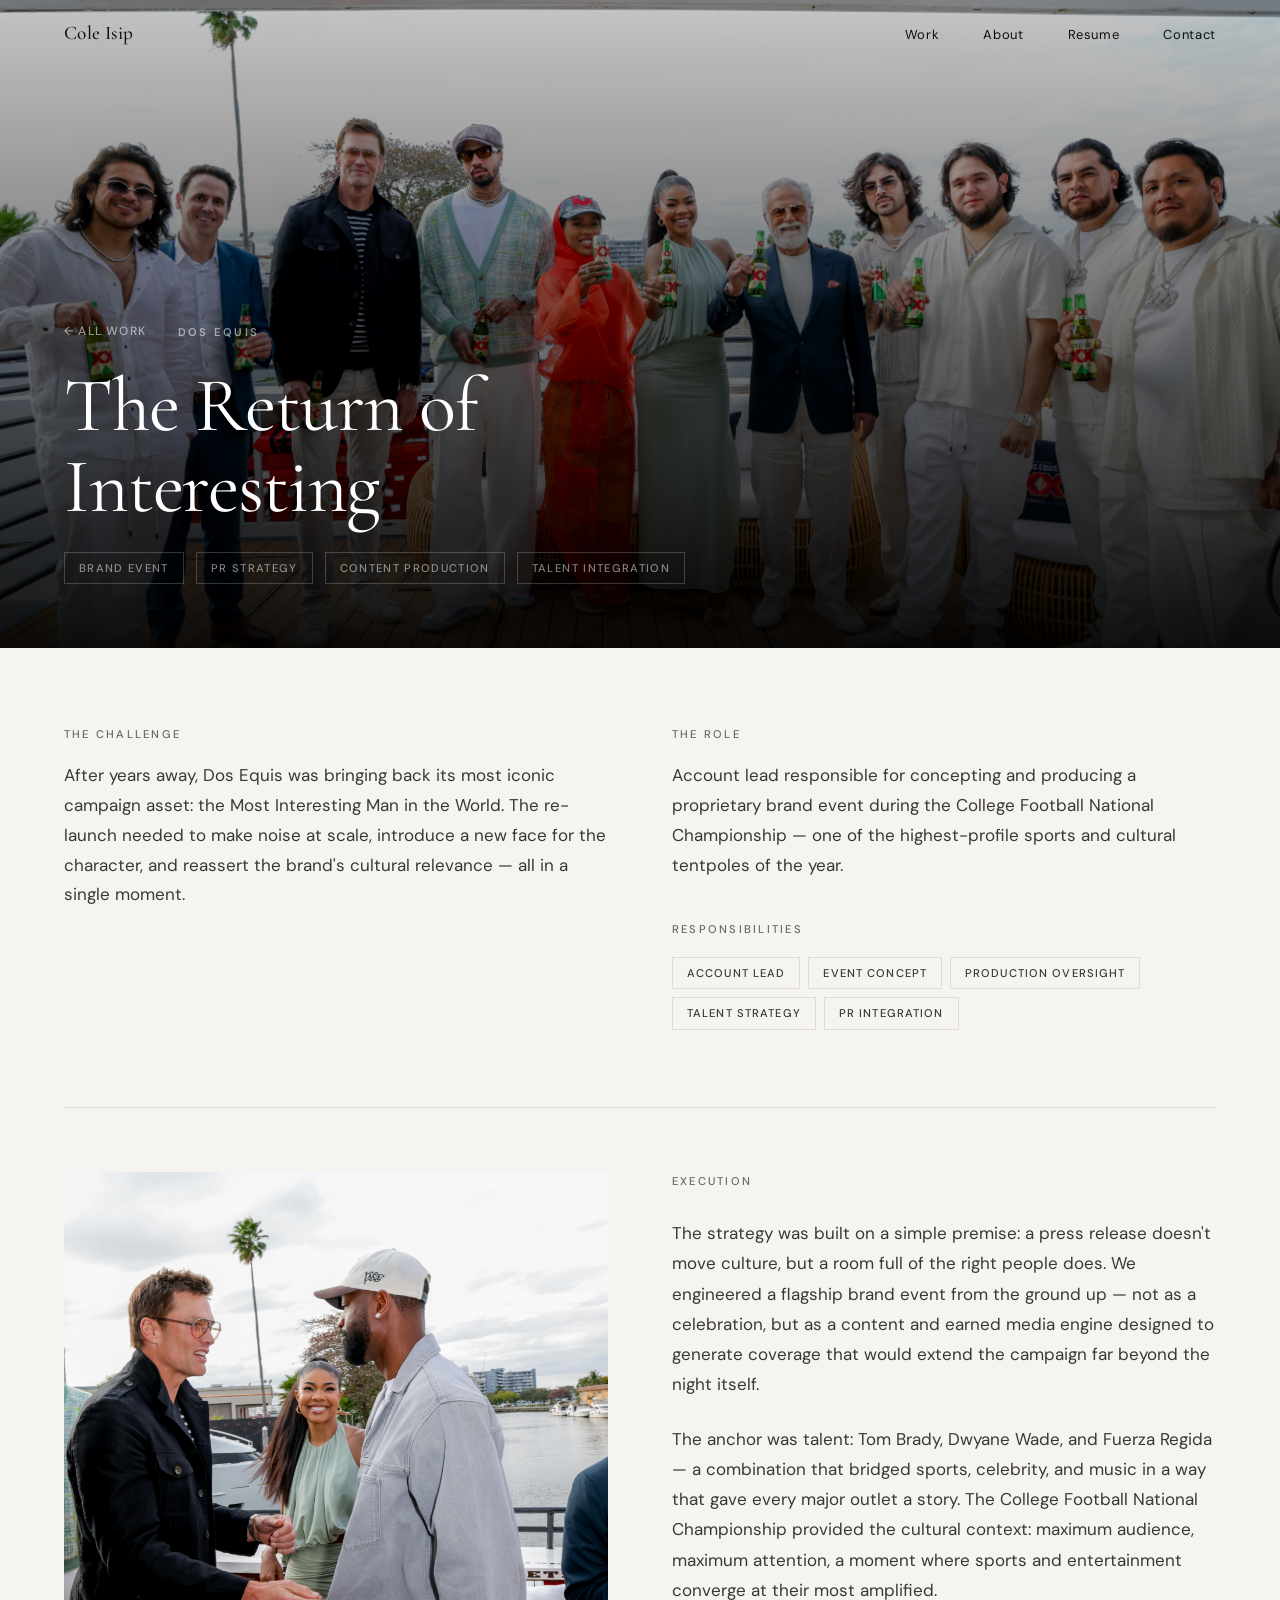
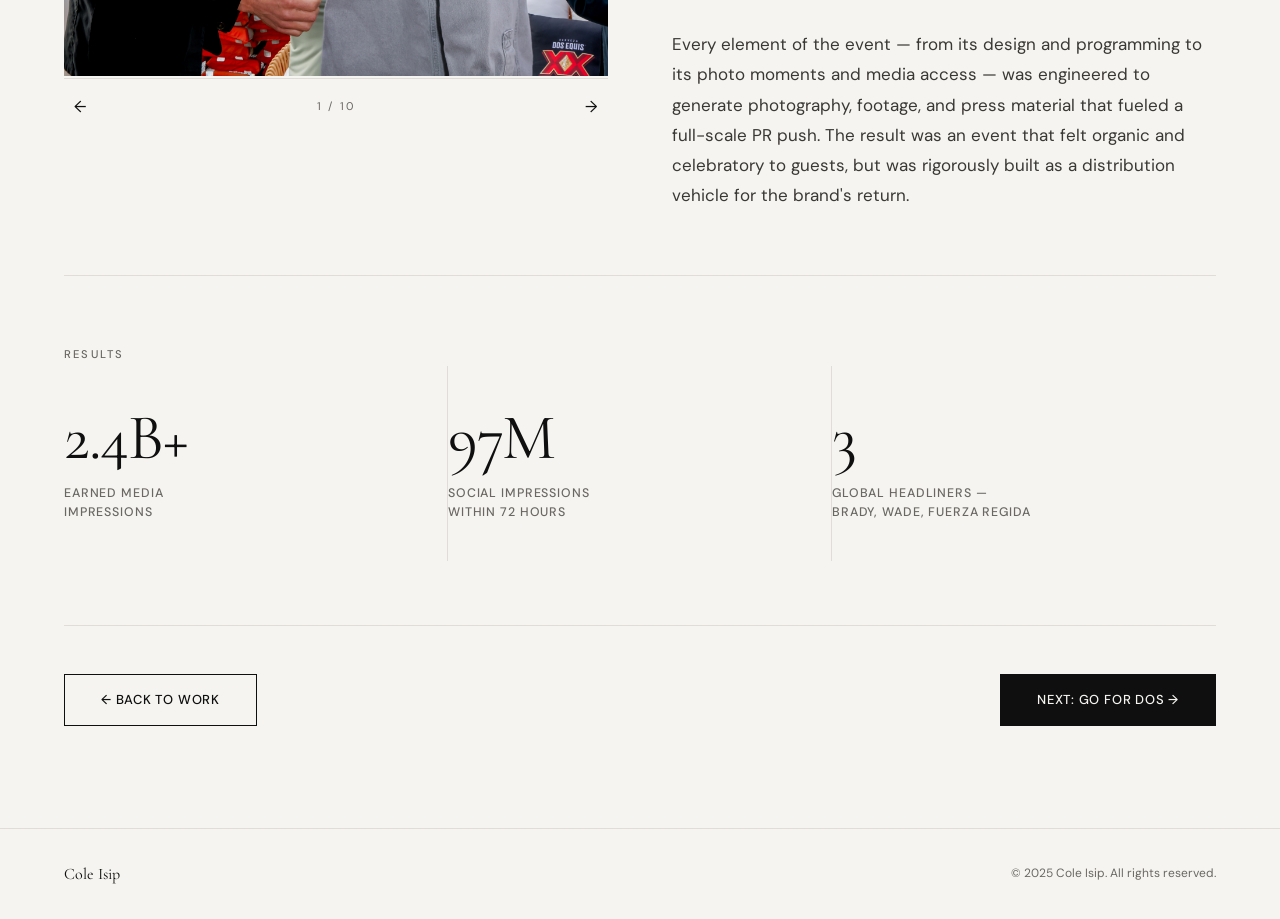
<file: work/most-interesting-man.html>
<!DOCTYPE html>
<html lang="en">
<head>
  <meta charset="UTF-8">
  <meta name="viewport" content="width=device-width, initial-scale=1.0">
  <title>The Return of Interesting — Cole Isip</title>
  <meta name="description" content="Dos Equis Most Interesting Man re-launch: 2.4B+ earned media impressions from a single brand event.">
  <link rel="preconnect" href="https://fonts.googleapis.com">
  <link rel="preconnect" href="https://fonts.gstatic.com" crossorigin>
  <link href="https://fonts.googleapis.com/css2?family=Cormorant+Garamond:ital,wght@0,300;0,400;0,500;0,600;1,300;1,400;1,500&family=DM+Sans:ital,opsz,wght@0,9..40,300;0,9..40,400;0,9..40,500;0,9..40,600;1,9..40,300;1,9..40,400&display=swap" rel="stylesheet">
  <link rel="stylesheet" href="../css/styles.css">
  <link rel="stylesheet" href="../css/case-study.css">
</head>
<body>

  <!-- NAV -->
  <nav class="nav is-scrolled" id="nav">
    <div class="nav-inner">
      <a href="../index.html" class="nav-logo">Cole Isip</a>
      <ul class="nav-links">
        <li><a href="../index.html#work" class="nav-link">Work</a></li>
        <li><a href="../index.html#about" class="nav-link">About</a></li>
        <li><a href="../index.html#resume" class="nav-link">Resume</a></li>
        <li><a href="../index.html#contact" class="nav-link">Contact</a></li>
      </ul>
      <button class="nav-toggle" id="nav-toggle" aria-label="Toggle menu" aria-expanded="false">
        <span class="nav-toggle-bar"></span>
        <span class="nav-toggle-bar"></span>
      </button>
    </div>
  </nav>

  <!-- MOBILE NAV -->
  <div class="nav-mobile" id="nav-mobile" aria-hidden="true">
    <ul class="nav-mobile-links">
      <li><a href="../index.html#work" class="nav-mobile-link">Work</a></li>
      <li><a href="../index.html#about" class="nav-mobile-link">About</a></li>
      <li><a href="../index.html#resume" class="nav-mobile-link">Resume</a></li>
      <li><a href="../index.html#contact" class="nav-mobile-link">Contact</a></li>
    </ul>
  </div>

  <!-- HERO -->
  <div class="csp-hero">
    <div class="csp-hero-image" style="background: url('../images/mim_sailgate_cover.jpg') center/cover no-repeat;"></div>
    <div class="csp-hero-overlay">
      <div class="csp-hero-content">
        <div class="csp-hero-top">
          <a href="../index.html#work" class="csp-back">← All Work</a>
          <span class="csp-hero-brand">Dos Equis</span>
        </div>
        <h1 class="csp-hero-title">The Return of Interesting</h1>
        <div class="csp-hero-tags">
          <span>Brand Event</span>
          <span>PR Strategy</span>
          <span>Content Production</span>
          <span>Talent Integration</span>
        </div>
      </div>
    </div>
  </div>

  <!-- BODY -->
  <div class="csp-body">

    <!-- Intro -->
    <div class="csp-intro">
      <div class="csp-intro-block">
        <span class="csp-intro-label">The Challenge</span>
        <p class="csp-intro-text">After years away, Dos Equis was bringing back its most iconic campaign asset: the Most Interesting Man in the World. The re-launch needed to make noise at scale, introduce a new face for the character, and reassert the brand's cultural relevance — all in a single moment.</p>
      </div>
      <div class="csp-role-block">
        <div class="csp-intro-block">
          <span class="csp-intro-label">The Role</span>
          <p class="csp-intro-text">Account lead responsible for concepting and producing a proprietary brand event during the College Football National Championship — one of the highest-profile sports and cultural tentpoles of the year.</p>
        </div>
        <div>
          <span class="csp-intro-label">Responsibilities</span>
          <div class="csp-tags">
            <span>Account Lead</span>
            <span>Event Concept</span>
            <span>Production Oversight</span>
            <span>Talent Strategy</span>
            <span>PR Integration</span>
          </div>
        </div>
      </div>
    </div>

    <!-- Execution -->
    <div class="csp-execution">

      <!-- Left: Photo carousel -->
      <div class="csp-carousel" role="region" aria-label="The Return of Interesting campaign photography" tabindex="0">
        <div class="csp-carousel-viewport">
          <div class="csp-carousel-track">
            <img src="../images/mim_carousel_0.jpg" alt="The Return of Interesting — photo 1 of 10" class="csp-carousel-slide">
            <img src="../images/mim_carousel_1.jpg" alt="The Return of Interesting — photo 2 of 10" class="csp-carousel-slide">
            <img src="../images/mim_carousel_2.jpg" alt="The Return of Interesting — photo 3 of 10" class="csp-carousel-slide">
            <img src="../images/mim_carousel_3.jpg" alt="The Return of Interesting — photo 4 of 10" class="csp-carousel-slide">
            <img src="../images/mim_carousel_4.jpg" alt="The Return of Interesting — photo 5 of 10" class="csp-carousel-slide">
            <img src="../images/mim_carousel_5.jpg" alt="The Return of Interesting — photo 6 of 10" class="csp-carousel-slide">
            <img src="../images/mim_carousel_6.jpg" alt="The Return of Interesting — photo 7 of 10" class="csp-carousel-slide">
            <img src="../images/mim_carousel_7.jpg" alt="The Return of Interesting — photo 8 of 10" class="csp-carousel-slide">
            <img src="../images/mim_carousel_8.jpg" alt="The Return of Interesting — photo 9 of 10" class="csp-carousel-slide">
            <img src="../images/mim_carousel_final.jpg" alt="The Return of Interesting — photo 10 of 10" class="csp-carousel-slide">
          </div>
        </div>
        <div class="csp-carousel-controls">
          <button class="csp-carousel-btn csp-carousel-prev" aria-label="Previous photo">←</button>
          <span class="csp-carousel-counter">
            <span class="csp-carousel-current">1</span> / <span class="csp-carousel-total">10</span>
          </span>
          <button class="csp-carousel-btn csp-carousel-next" aria-label="Next photo">→</button>
        </div>
      </div>

      <!-- Right: Label + copy stacked -->
      <div class="csp-execution-right">
        <span class="csp-execution-label">Execution</span>
        <div class="csp-execution-body">
          <p>The strategy was built on a simple premise: a press release doesn't move culture, but a room full of the right people does. We engineered a flagship brand event from the ground up — not as a celebration, but as a content and earned media engine designed to generate coverage that would extend the campaign far beyond the night itself.</p>
          <p>The anchor was talent: Tom Brady, Dwyane Wade, and Fuerza Regida — a combination that bridged sports, celebrity, and music in a way that gave every major outlet a story. The College Football National Championship provided the cultural context: maximum audience, maximum attention, a moment where sports and entertainment converge at their most amplified.</p>
          <p>Every element of the event — from its design and programming to its photo moments and media access — was engineered to generate photography, footage, and press material that fueled a full-scale PR push. The result was an event that felt organic and celebratory to guests, but was rigorously built as a distribution vehicle for the brand's return.</p>
        </div>
      </div>

    </div>

    <!-- Results -->
    <div class="csp-results">
      <span class="csp-results-label">Results</span>
      <div class="csp-stats">
        <div class="csp-stat">
          <span class="csp-stat-value">2.4B+</span>
          <span class="csp-stat-label">Earned Media<br>Impressions</span>
        </div>
        <div class="csp-stat">
          <span class="csp-stat-value">97M</span>
          <span class="csp-stat-label">Social Impressions<br>Within 72 Hours</span>
        </div>
        <div class="csp-stat">
          <span class="csp-stat-value">3</span>
          <span class="csp-stat-label">Global Headliners —<br>Brady, Wade, Fuerza Regida</span>
        </div>
      </div>
    </div>

    <!-- Navigation -->
    <div class="csp-nav">
      <a href="../index.html#work" class="btn btn-outline">← Back to Work</a>
      <a href="go-for-dos.html" class="btn">Next: Go For Dos →</a>
    </div>
  </div>

  <!-- FOOTER -->
  <footer class="footer">
    <div class="footer-inner">
      <p class="footer-name">Cole Isip</p>
      <p class="footer-copy">&copy; 2025 Cole Isip. All rights reserved.</p>
    </div>
  </footer>

  <script src="../js/main.js"></script>
</body>
</html>
</file>
<file: css/styles.css>
/* =========================================
   VARIABLES & RESET
   ========================================= */

:root {
  --bg:           #F5F4F0;
  --white:        #FFFFFF;
  --text:         #0F0F0F;
  --text-mid:     #3A3835;
  --text-muted:   #6B6864;
  --accent:       #C85A2A;
  --border:       #E0DDD8;
  --border-dark:  #C8C3BE;

  --font-display: 'Cormorant Garamond', Georgia, 'Times New Roman', serif;
  --font-body:    'DM Sans', -apple-system, BlinkMacSystemFont, 'Segoe UI', sans-serif;

  --nav-height:   68px;
  --max-width:    1280px;
  --gutter:       clamp(1.5rem, 5vw, 4.5rem);
}

*, *::before, *::after {
  box-sizing: border-box;
  margin: 0;
  padding: 0;
}

html {
  scroll-behavior: smooth;
}

body {
  background-color: var(--bg);
  color: var(--text);
  font-family: var(--font-body);
  font-size: 1rem;
  line-height: 1.65;
  -webkit-font-smoothing: antialiased;
  -moz-osx-font-smoothing: grayscale;
}

img {
  display: block;
  max-width: 100%;
}

a {
  color: inherit;
  text-decoration: none;
}

ul { list-style: none; }

button {
  background: none;
  border: none;
  cursor: pointer;
  font: inherit;
  color: inherit;
}

/* =========================================
   SHARED TYPOGRAPHY
   ========================================= */

.section-label {
  display: inline-block;
  font-family: var(--font-body);
  font-size: 0.7rem;
  font-weight: 500;
  letter-spacing: 0.2em;
  text-transform: uppercase;
  color: var(--text-muted);
  margin-bottom: 1.25rem;
}

.section-title {
  font-family: var(--font-display);
  font-size: clamp(2rem, 4vw, 3.25rem);
  font-weight: 400;
  line-height: 1.15;
}

/* =========================================
   BUTTON
   ========================================= */

.btn {
  display: inline-flex;
  align-items: center;
  gap: 0.5rem;
  padding: 0.875rem 2.25rem;
  background-color: var(--text);
  color: var(--bg);
  font-family: var(--font-body);
  font-size: 0.8125rem;
  font-weight: 500;
  letter-spacing: 0.06em;
  text-transform: uppercase;
  border: 1.5px solid var(--text);
  transition: background-color 0.25s ease, color 0.25s ease;
  cursor: pointer;
}

.btn:hover {
  background-color: transparent;
  color: var(--text);
}

.btn-outline {
  background-color: transparent;
  color: var(--text);
}

.btn-outline:hover {
  background-color: var(--text);
  color: var(--bg);
}

/* =========================================
   NAVIGATION
   ========================================= */

.nav {
  position: fixed;
  top: 0;
  left: 0;
  right: 0;
  z-index: 100;
  height: var(--nav-height);
  transition: background-color 0.35s ease, box-shadow 0.35s ease;
}

.nav.is-scrolled {
  background-color: rgba(245, 244, 240, 0.96);
  backdrop-filter: blur(10px);
  -webkit-backdrop-filter: blur(10px);
  box-shadow: 0 1px 0 var(--border);
}

.nav-inner {
  max-width: var(--max-width);
  margin: 0 auto;
  padding: 0 var(--gutter);
  height: 100%;
  display: flex;
  align-items: center;
  justify-content: space-between;
}

.nav-logo {
  font-family: var(--font-display);
  font-size: 1.2rem;
  font-weight: 500;
  letter-spacing: 0.02em;
  color: var(--text);
  line-height: 1;
}

.nav-links {
  display: flex;
  align-items: center;
  gap: 2.75rem;
}

.nav-link {
  font-size: 0.8125rem;
  font-weight: 400;
  letter-spacing: 0.05em;
  color: var(--text);
  position: relative;
  padding-bottom: 3px;
}

.nav-link::after {
  content: '';
  position: absolute;
  bottom: 0;
  left: 0;
  right: 0;
  height: 1px;
  background-color: var(--text);
  transform: scaleX(0);
  transform-origin: right;
  transition: transform 0.3s ease;
}

.nav-link:hover::after {
  transform: scaleX(1);
  transform-origin: left;
}

.nav-toggle {
  display: none;
  flex-direction: column;
  gap: 6px;
  padding: 6px;
  margin-right: -6px;
}

.nav-toggle-bar {
  display: block;
  width: 24px;
  height: 1.5px;
  background-color: var(--text);
  transition: transform 0.3s ease, opacity 0.3s ease;
  transform-origin: center;
}

/* Mobile nav overlay */
.nav-mobile {
  position: fixed;
  inset: 0;
  z-index: 99;
  background-color: var(--bg);
  display: flex;
  flex-direction: column;
  align-items: center;
  justify-content: center;
  opacity: 0;
  pointer-events: none;
  transition: opacity 0.35s ease;
}

.nav-mobile.is-open {
  opacity: 1;
  pointer-events: auto;
}

.nav-mobile-links {
  display: flex;
  flex-direction: column;
  align-items: center;
  gap: 2.25rem;
}

.nav-mobile-link {
  font-family: var(--font-display);
  font-size: clamp(2.5rem, 10vw, 4rem);
  font-weight: 400;
  color: var(--text);
  letter-spacing: -0.01em;
  transition: color 0.2s ease;
}

.nav-mobile-link:hover {
  color: var(--accent);
}

/* =========================================
   HERO
   ========================================= */

.hero {
  min-height: 100vh;
  padding-top: calc(var(--nav-height) + 3rem);
  padding-bottom: 6rem;
  padding-left: var(--gutter);
  padding-right: var(--gutter);
  max-width: var(--max-width);
  margin: 0 auto;
  display: flex;
  flex-direction: column;
  justify-content: center;
  position: relative;
}

.hero-eyebrow {
  font-size: 0.7rem;
  font-weight: 500;
  letter-spacing: 0.2em;
  text-transform: uppercase;
  color: var(--text-muted);
  margin-bottom: 2.25rem;
}

.hero-headline {
  font-family: var(--font-display);
  font-size: clamp(3.5rem, 8vw, 8rem);
  font-weight: 400;
  line-height: 1.06;
  letter-spacing: -0.015em;
  margin-bottom: 2.75rem;
  max-width: 14ch;
}

.hero-body {
  font-size: clamp(1rem, 1.5vw, 1.125rem);
  line-height: 1.75;
  max-width: 52ch;
  color: var(--text-mid);
  margin-bottom: 3rem;
}

.hero-scroll-indicator {
  position: absolute;
  bottom: 2.5rem;
  right: var(--gutter);
  display: flex;
  flex-direction: column;
  align-items: center;
  gap: 0.75rem;
}

.hero-scroll-indicator > span {
  font-size: 0.65rem;
  font-weight: 500;
  letter-spacing: 0.2em;
  text-transform: uppercase;
  color: var(--text-muted);
  writing-mode: vertical-rl;
}

.hero-scroll-line {
  width: 1px;
  height: 56px;
  background: linear-gradient(to bottom, var(--border-dark), transparent);
  animation: pulse-line 2.2s ease-in-out infinite;
}

@keyframes pulse-line {
  0%, 100% { opacity: 1; }
  50%       { opacity: 0.25; }
}

/* =========================================
   SECTION SHARED
   ========================================= */

.section {
  padding: clamp(4rem, 8vw, 8rem) var(--gutter);
  max-width: var(--max-width);
  margin: 0 auto;
}

/* =========================================
   WORK — CASE STUDY CARDS
   ========================================= */

.work-section {
  max-width: none;
  padding: 0;
}

.work-section .section-intro {
  max-width: var(--max-width);
  margin: 0 auto;
  padding: clamp(4rem, 8vw, 8rem) var(--gutter) 3rem;
}

/* Card base */
.cs-card {
  display: block;
  position: relative;
  overflow: hidden;
  margin-bottom: 3px;
  cursor: pointer;
}

.cs-card-image {
  width: 100%;
  transition: transform 0.7s cubic-bezier(0.25, 0.46, 0.45, 0.94);
  will-change: transform;
}

.cs-card--hero .cs-card-image   { height: clamp(420px, 62vh, 720px); }
.cs-card--wide .cs-card-image   { height: clamp(380px, 54vh, 640px); }
.cs-card:not(.cs-card--hero):not(.cs-card--wide) .cs-card-image { height: clamp(320px, 46vh, 580px); }

.cs-card:hover .cs-card-image {
  transform: scale(1.03);
}

.cs-card:hover .cs-card-cta {
  opacity: 1;
  transform: translateY(0);
}

.cs-card-content {
  position: absolute;
  bottom: 0;
  left: 0;
  right: 0;
  padding: 3rem 2.5rem 2.5rem;
  background: linear-gradient(to top,
    rgba(0,0,0,0.88) 0%,
    rgba(0,0,0,0.45) 55%,
    transparent 100%);
  color: #fff;
}

.cs-card-meta {
  display: flex;
  align-items: center;
  flex-wrap: wrap;
  gap: 1rem;
  margin-bottom: 0.875rem;
}

.cs-card-brand {
  font-size: 0.7rem;
  font-weight: 600;
  letter-spacing: 0.18em;
  text-transform: uppercase;
}

.cs-card-tag {
  font-size: 0.65rem;
  letter-spacing: 0.1em;
  text-transform: uppercase;
  color: rgba(255,255,255,0.5);
}

.cs-card-title {
  font-family: var(--font-display);
  font-size: clamp(1.75rem, 3.5vw, 3rem);
  font-weight: 400;
  line-height: 1.12;
  margin-bottom: 0.875rem;
}

.cs-card-stat {
  font-size: 0.8125rem;
  color: rgba(255,255,255,0.65);
  margin-bottom: 1.125rem;
}

.cs-card-cta {
  display: inline-flex;
  align-items: center;
  gap: 0.5rem;
  font-size: 0.75rem;
  font-weight: 500;
  letter-spacing: 0.12em;
  text-transform: uppercase;
  color: var(--accent);
  opacity: 0;
  transform: translateY(6px);
  transition: opacity 0.35s ease, transform 0.35s ease;
}

.cs-card-cta::after {
  content: '→';
  font-style: normal;
}

/* Two-column grid */
.cs-grid-two {
  display: grid;
  grid-template-columns: 1fr 1fr;
  gap: 3px;
  margin-bottom: 3px;
}

/* =========================================
   BONUS GALLERY
   ========================================= */

.gallery-section {
  padding: clamp(3.5rem, 6vw, 6rem) var(--gutter) clamp(4.5rem, 9vw, 9rem);
  max-width: var(--max-width);
  margin: 0 auto;
}

.gallery-header {
  margin-bottom: 2.5rem;
}

.gallery-title {
  font-family: var(--font-display);
  font-size: clamp(1.5rem, 3vw, 2.5rem);
  font-weight: 400;
  line-height: 1.2;
  margin-top: 0.5rem;
}

.gallery-grid {
  display: grid;
  grid-template-columns: 1fr 1fr 1fr;
  gap: 3px;
}

.gallery-image {
  width: 100%;
  height: clamp(220px, 32vh, 380px);
  transition: transform 0.5s cubic-bezier(0.25, 0.46, 0.45, 0.94);
  overflow: hidden;
}

.gallery-item {
  position: relative;
  cursor: pointer;
  overflow: hidden;
}

.gallery-item:hover .gallery-image {
  transform: scale(1.03);
}

/* =========================================
   GALLERY HOVER POPUP
   ========================================= */

.gallery-popup {
  position: fixed;
  inset: 0;
  z-index: 200;
  display: flex;
  align-items: center;
  justify-content: center;
  pointer-events: none;
  opacity: 0;
  transition: opacity 0.28s ease;
}

.gallery-popup.is-visible {
  opacity: 1;
}

/* Shared panel shell */
.gwp {
  background: var(--white);
  border: 1px solid var(--border-dark);
  padding: 2rem 2.25rem 2.25rem;
  width: min(880px, 92vw);
  max-height: 88vh;
  overflow-y: auto;
  box-shadow: 0 16px 56px rgba(0,0,0,0.14), 0 2px 8px rgba(0,0,0,0.06);
}

.gwp-head {
  margin-bottom: 1.5rem;
  padding-bottom: 1.125rem;
  border-bottom: 1px solid var(--border);
}

.gwp-brand {
  display: block;
  font-family: var(--font-display);
  font-size: 1.75rem;
  font-weight: 400;
  line-height: 1.1;
  margin-bottom: 0.375rem;
}

.gwp-sub {
  display: block;
  font-size: 0.7rem;
  font-weight: 500;
  letter-spacing: 0.18em;
  text-transform: uppercase;
  color: var(--text-muted);
}

/* Full-bleed body: left (images + stats) | right (copy) */
.gwp-body {
  display: grid;
  grid-template-columns: 1fr 1fr;
  gap: 2.5rem;
  align-items: stretch;
}

/* Left column — flex so stats push to center of remaining space */
.gwp-left {
  display: flex;
  flex-direction: column;
}

.gwp-collage {
  display: grid;
  grid-template-columns: 1fr 1fr;
  gap: 3px;
  height: 250px;
  flex-shrink: 0;
}

.gwp-collage--stacked {
  grid-template-columns: 1fr;
  grid-template-rows: 1fr 1fr;
}

.gwp-collage--stacked .gwp-img {
  height: 100%;
}

.gwp-collage--single {
  display: block;
}

.gwp-collage--single .gwp-img {
  height: 100%;
}

.gwp-collage--2x2 {
  grid-template-columns: 1fr 1fr;
  grid-template-rows: 1fr 1fr;
}

.gwp-collage--2x2 .gwp-img {
  height: 125px;
  object-fit: cover;
}

.gwp-collage-stack {
  display: flex;
  flex-direction: column;
  gap: 3px;
}

.gwp-img {
  display: block;
  width: 100%;
  flex: 1;
  object-fit: cover;
  object-position: center;
}

.gwp-img--tall {
  height: 100%;
}

.gwp-img--placeholder {
  background: var(--border);
  flex: 1;
}

/* Stats sit below collage, centered in whatever space remains */
.gwp-stats {
  flex: 1;
  display: flex;
  flex-direction: column;
  justify-content: center;
  align-items: center;
  text-align: center;
  gap: 0.75rem;
  padding-top: 1.5rem;
}

.gwp-stats p {
  font-size: 0.8125rem;
  line-height: 1.7;
  color: var(--text-mid);
}

/* Right column */
.gwp-right {
  display: flex;
  flex-direction: column;
  gap: 1.25rem;
}

.gwp-block {
  font-size: 0.875rem;
  line-height: 1.72;
  color: var(--text-mid);
}

.gwp-bullets {
  list-style: none;
  margin-top: 0.5rem;
  display: flex;
  flex-direction: column;
  gap: 0.5rem;
}

.gwp-bullets li {
  font-size: 0.875rem;
  line-height: 1.65;
  color: var(--text-mid);
  padding-left: 1.125rem;
  position: relative;
}

.gwp-bullets li::before {
  content: '—';
  position: absolute;
  left: 0;
  color: var(--text-muted);
  font-size: 0.8rem;
}

/* Placeholder panels (STG, RS) */
.gwp--placeholder .gwp-placeholder-collage {
  display: grid;
  grid-template-columns: 1fr 1fr;
  gap: 3px;
  height: 200px;
  margin-bottom: 1.25rem;
}

.gwp--placeholder .gwp-collage-stack {
  display: flex;
  flex-direction: column;
  gap: 3px;
}

.gwp-placeholder-copy {
  font-size: 0.875rem;
  color: var(--text-muted);
  text-align: center;
  padding: 0.75rem 0;
}

.gallery-label {
  display: flex;
  flex-direction: column;
  gap: 0.25rem;
  padding: 1rem 0 0;
  border-top: 1px solid var(--border);
  margin-top: 2px;
}

.gallery-brand {
  font-size: 0.875rem;
  font-weight: 500;
}

.gallery-desc {
  font-size: 0.775rem;
  color: var(--text-muted);
}

/* =========================================
   ABOUT
   ========================================= */

.about-section {
  border-top: 1px solid var(--border);
}

.about-layout {
  display: grid;
  grid-template-columns: 1fr 1fr;
  gap: clamp(3rem, 6vw, 6rem);
  align-items: start;
}

.about-headline {
  font-family: var(--font-display);
  font-size: clamp(1.75rem, 3vw, 2.75rem);
  font-weight: 400;
  line-height: 1.2;
  margin-bottom: 2.5rem;
}

.about-image-block {
  width: 100%;
  aspect-ratio: 4/5;
  overflow: hidden;
  max-height: 480px;
}

.about-image-inner {
  width: 100%;
  height: 100%;
  background: linear-gradient(150deg, #1a1a1a, #2e2e2e);
  opacity: 0.1;
}

.about-headshot {
  width: 100%;
  height: 100%;
  object-fit: cover;
  object-position: center center;
  display: block;
}

.about-body {
  display: flex;
  flex-direction: column;
  gap: 1.5rem;
  margin-bottom: 3rem;
}

.about-body p {
  font-size: 1.0625rem;
  line-height: 1.78;
  color: var(--text-mid);
}

.about-credentials {
  display: grid;
  grid-template-columns: repeat(3, 1fr);
  gap: 2rem;
  padding-top: 2.5rem;
  border-top: 1px solid var(--border);
}

.credential-value {
  display: block;
  font-family: var(--font-display);
  font-size: 2.25rem;
  font-weight: 400;
  line-height: 1;
  margin-bottom: 0.625rem;
}

.credential-label {
  display: block;
  font-size: 0.7rem;
  letter-spacing: 0.1em;
  text-transform: uppercase;
  color: var(--text-muted);
  line-height: 1.45;
}

/* =========================================
   RESUME
   ========================================= */

.resume-section {
  border-top: 1px solid var(--border);
}

.resume-header {
  display: flex;
  align-items: flex-end;
  justify-content: space-between;
  margin-bottom: 4rem;
  gap: 2rem;
}

.resume-body {
  display: grid;
  grid-template-columns: 3fr 2fr;
  gap: clamp(3rem, 6vw, 6rem);
}

.resume-section-head {
  font-size: 0.7rem;
  font-weight: 500;
  letter-spacing: 0.18em;
  text-transform: uppercase;
  color: var(--text-muted);
  padding-bottom: 1rem;
  border-bottom: 1px solid var(--border);
  margin-bottom: 2.25rem;
}

.resume-role {
  padding-bottom: 2.75rem;
  margin-bottom: 2.75rem;
  border-bottom: 1px solid var(--border);
}

.resume-role:last-child {
  border-bottom: none;
  margin-bottom: 0;
}

.resume-role-header {
  display: flex;
  justify-content: space-between;
  align-items: flex-start;
  gap: 1.5rem;
  margin-bottom: 1.125rem;
}

.resume-role-title {
  font-size: 1rem;
  font-weight: 500;
  margin-bottom: 0.25rem;
}

.resume-role-company {
  font-size: 0.875rem;
  color: var(--text-muted);
}

.resume-role-dates {
  font-size: 0.775rem;
  color: var(--text-muted);
  white-space: nowrap;
  flex-shrink: 0;
  padding-top: 0.2rem;
}

.resume-role-bullets {
  display: flex;
  flex-direction: column;
  gap: 0.625rem;
}

.resume-role-bullets li {
  font-size: 0.9375rem;
  line-height: 1.65;
  color: var(--text-mid);
  padding-left: 1.375rem;
  position: relative;
}

.resume-role-bullets li::before {
  content: '—';
  position: absolute;
  left: 0;
  color: var(--text-muted);
  font-size: 0.8rem;
  top: 0.075em;
}

.resume-column--right {
  display: flex;
  flex-direction: column;
  gap: 3rem;
}

.resume-block:not(:last-child) {
  padding-bottom: 3rem;
  border-bottom: 1px solid var(--border);
}

.resume-award {
  padding-bottom: 1.5rem;
  border-bottom: 1px solid var(--border);
  margin-bottom: 1.5rem;
}

.resume-award:last-child {
  border-bottom: none;
  margin-bottom: 0;
  padding-bottom: 0;
}

.resume-award-name {
  display: block;
  font-size: 0.9375rem;
  font-weight: 500;
  margin-bottom: 0.375rem;
}

.resume-award-detail {
  display: block;
  font-size: 0.8125rem;
  color: var(--text-muted);
  line-height: 1.55;
}

.resume-tag-list {
  display: flex;
  flex-direction: column;
}

.resume-tag-list li {
  font-size: 0.9rem;
  color: var(--text-mid);
  padding: 0.625rem 0;
  border-bottom: 1px solid var(--border);
}

.resume-tag-list li:last-child {
  border-bottom: none;
}

/* =========================================
   CONTACT
   ========================================= */

.contact-section {
  border-top: 1px solid var(--border);
}

.contact-headline {
  font-family: var(--font-display);
  font-size: clamp(2.5rem, 5.5vw, 5.5rem);
  font-weight: 400;
  line-height: 1.08;
  max-width: 18ch;
  margin-bottom: 4.5rem;
  margin-top: 1.25rem;
  letter-spacing: -0.01em;
}

.contact-links {
  max-width: 800px;
}

.contact-link {
  display: flex;
  align-items: center;
  justify-content: space-between;
  gap: 2rem;
  padding: 1.875rem 0;
  border-bottom: 1px solid var(--border);
  transition: color 0.25s ease;
}

.contact-link:first-child {
  border-top: 1px solid var(--border);
}

.contact-link:hover {
  color: var(--accent);
}

.contact-link:hover .contact-link-label {
  color: var(--accent);
}

.contact-link-label {
  font-size: 0.7rem;
  font-weight: 500;
  letter-spacing: 0.18em;
  text-transform: uppercase;
  color: var(--text-muted);
  transition: color 0.25s ease;
  flex-shrink: 0;
}

.contact-link-value {
  font-family: var(--font-display);
  font-size: clamp(1.25rem, 2.25vw, 2rem);
  font-weight: 400;
  text-align: right;
}

/* =========================================
   FOOTER
   ========================================= */

.footer {
  padding: 2rem var(--gutter);
  border-top: 1px solid var(--border);
}

.footer-inner {
  max-width: var(--max-width);
  margin: 0 auto;
  display: flex;
  justify-content: space-between;
  align-items: center;
}

.footer-name {
  font-family: var(--font-display);
  font-size: 1rem;
  font-weight: 400;
}

.footer-copy {
  font-size: 0.75rem;
  color: var(--text-muted);
}

/* =========================================
   SCROLL REVEAL
   ========================================= */

.reveal {
  opacity: 0;
  transform: translateY(22px);
  transition: opacity 0.75s ease, transform 0.75s ease;
}

.reveal.is-visible {
  opacity: 1;
  transform: translateY(0);
}

/* =========================================
   RESPONSIVE — 900px
   ========================================= */

@media (max-width: 900px) {
  .nav-links    { display: none; }
  .nav-toggle   { display: flex; }

  .about-layout          { grid-template-columns: 1fr; gap: 3rem; }
  .about-image-block     { display: none; }
  .about-credentials     { grid-template-columns: 1fr 1fr; }

  .resume-body           { grid-template-columns: 1fr; }
  .resume-header         { flex-direction: column; align-items: flex-start; }

  .contact-link          { flex-direction: column; align-items: flex-start; gap: 0.5rem; }
  .contact-link-value    { text-align: left; }
}

/* =========================================
   RESPONSIVE — 640px
   ========================================= */

@media (max-width: 640px) {
  .cs-grid-two           { grid-template-columns: 1fr; }
  .gallery-grid          { grid-template-columns: 1fr; }
  .gallery-popup         { display: none; } /* touch devices: suppress hover popup */
  .about-credentials     { grid-template-columns: 1fr 1fr; }

  .footer-inner {
    flex-direction: column;
    gap: 0.5rem;
    text-align: center;
  }
}
</file>
<file: css/case-study.css>
/* =========================================
   CASE STUDY PAGE STYLES
   ========================================= */

/* Hero */
.csp-hero {
  position: relative;
  height: clamp(480px, 72vh, 820px);
  overflow: hidden;
}

.csp-hero-image {
  width: 100%;
  height: 100%;
}

.csp-hero-overlay {
  position: absolute;
  inset: 0;
  background: linear-gradient(to top,
    rgba(0,0,0,0.92) 0%,
    rgba(0,0,0,0.55) 45%,
    rgba(0,0,0,0.2) 100%);
  display: flex;
  align-items: flex-end;
  padding: 0 var(--gutter) clamp(2.5rem, 5vw, 4rem);
}

.csp-hero-content {
  max-width: var(--max-width);
  margin: 0 auto;
  width: 100%;
}

.csp-hero-top {
  display: flex;
  align-items: center;
  gap: 2rem;
  margin-bottom: 1.5rem;
}

.csp-back {
  font-size: 0.75rem;
  font-weight: 500;
  letter-spacing: 0.1em;
  text-transform: uppercase;
  color: rgba(255,255,255,0.55);
  transition: color 0.2s ease;
}

.csp-back:hover {
  color: #fff;
}

.csp-hero-brand {
  font-size: 0.7rem;
  font-weight: 600;
  letter-spacing: 0.2em;
  text-transform: uppercase;
  color: rgba(255,255,255,0.55);
}

.csp-hero-title {
  font-family: var(--font-display);
  font-size: clamp(2.5rem, 6vw, 6rem);
  font-weight: 400;
  line-height: 1.05;
  color: #fff;
  letter-spacing: -0.015em;
  margin-bottom: 1.5rem;
  max-width: 20ch;
}

.csp-hero-tags {
  display: flex;
  flex-wrap: wrap;
  gap: 0.75rem;
}

.csp-hero-tags span {
  font-size: 0.7rem;
  font-weight: 500;
  letter-spacing: 0.12em;
  text-transform: uppercase;
  color: rgba(255,255,255,0.5);
  border: 1px solid rgba(255,255,255,0.2);
  padding: 0.375rem 0.875rem;
}

/* Body wrapper */
.csp-body {
  max-width: var(--max-width);
  margin: 0 auto;
  padding: 0 var(--gutter);
}

/* Intro grid */
.csp-intro {
  display: grid;
  grid-template-columns: 1fr 1fr;
  gap: clamp(2.5rem, 5vw, 5rem);
  padding: clamp(3.5rem, 6vw, 6rem) 0;
  border-bottom: 1px solid var(--border);
}

.csp-intro-label {
  display: block;
  font-size: 0.7rem;
  font-weight: 500;
  letter-spacing: 0.2em;
  text-transform: uppercase;
  color: var(--text-muted);
  margin-bottom: 1.125rem;
}

.csp-intro-text {
  font-size: 1.0625rem;
  line-height: 1.75;
  color: var(--text-mid);
}

.csp-role-block {
  display: flex;
  flex-direction: column;
  gap: 2.5rem;
}

.csp-tags {
  display: flex;
  flex-wrap: wrap;
  gap: 0.5rem;
}

.csp-tags span {
  font-size: 0.7rem;
  font-weight: 500;
  letter-spacing: 0.1em;
  text-transform: uppercase;
  color: var(--text-mid);
  border: 1px solid var(--border);
  padding: 0.375rem 0.875rem;
}

/* Execution */
.csp-execution {
  padding: clamp(3rem, 5vw, 5rem) 0;
  border-bottom: 1px solid var(--border);
  display: grid;
  grid-template-columns: 1fr 1fr;
  gap: clamp(3rem, 5vw, 5rem);
  align-items: start;
}

.csp-execution-right {
  display: flex;
  flex-direction: column;
}

.csp-execution-label {
  display: block;
  font-size: 0.7rem;
  font-weight: 500;
  letter-spacing: 0.2em;
  text-transform: uppercase;
  color: var(--text-muted);
  margin-bottom: 1.75rem;
}

.csp-execution-body {
  display: flex;
  flex-direction: column;
  gap: 1.5rem;
}

.csp-execution-body p {
  font-size: 1.0625rem;
  line-height: 1.78;
  color: var(--text-mid);
}

/* Photo carousel */
.csp-carousel {
  display: flex;
  flex-direction: column;
  outline: none;
}

.csp-carousel-viewport {
  overflow: hidden;
  width: 100%;
  position: relative;
}

.csp-carousel-track {
  display: flex;
  transition: transform 0.48s cubic-bezier(0.25, 0.46, 0.45, 0.94);
  will-change: transform;
}

.csp-carousel-slide {
  flex-shrink: 0;
  width: 100%;
  height: clamp(360px, 56vh, 640px);
  object-fit: cover;
  object-position: center;
  display: block;
  pointer-events: none;
  user-select: none;
  -webkit-user-select: none;
}

.csp-carousel-controls {
  display: flex;
  align-items: center;
  justify-content: space-between;
  padding: 0.875rem 0;
  border-top: 1px solid var(--border);
  margin-top: 2px;
}

.csp-carousel-btn {
  font-family: var(--font-body);
  font-size: 1rem;
  line-height: 1;
  color: var(--text);
  padding: 0.375rem 0.625rem;
  background: none;
  border: none;
  cursor: pointer;
  transition: opacity 0.2s ease;
  letter-spacing: 0.05em;
}

.csp-carousel-btn:hover {
  opacity: 0.4;
}

.csp-carousel-counter {
  font-size: 0.7rem;
  letter-spacing: 0.18em;
  text-transform: uppercase;
  color: var(--text-muted);
}

/* Go For Dos — left execution column wrapper */
.gfd-execution-left {
  display: flex;
  flex-direction: column;
  gap: 2rem;
}

/* University Partners + Roadshow (inside left column) */
.gfd-partners {
  display: flex;
  flex-direction: column;
  gap: 0;
}

.gfd-logos {
  display: flex;
  flex-wrap: wrap;
  align-items: center;
  justify-content: center;
  gap: 1.25rem 1.5rem;
  margin: 0.3125rem 0 2.625rem;
}

.gfd-logo {
  height: 40px;
  width: auto;
  object-fit: contain;
  opacity: 0.75;
}

.gfd-roadshow {
  display: flex;
  flex-direction: column;
  align-items: flex-start;
  gap: 0.5rem;
}

.gfd-roadshow-header {
  font-size: 0.7rem;
  font-weight: 500;
  letter-spacing: 0.2em;
  text-transform: uppercase;
  color: var(--text-muted);
  margin-bottom: 0.5rem;
}

.gfd-roadshow-stop {
  display: grid;
  grid-template-columns: 2.75rem 1fr;
  gap: 0.5rem;
  font-size: 0.9375rem;
  line-height: 1.6;
  color: var(--text-mid);
  text-align: left;
}

.gfd-roadshow-date {
  color: var(--text-muted);
  flex-shrink: 0;
}

/* Results */
.csp-results {
  padding: clamp(3rem, 5vw, 5.5rem) 0;
  border-bottom: 1px solid var(--border);
}

.csp-results-label {
  font-size: 0.7rem;
  font-weight: 500;
  letter-spacing: 0.2em;
  text-transform: uppercase;
  color: var(--text-muted);
  margin-bottom: 3rem;
}

.csp-stats {
  display: grid;
  grid-template-columns: repeat(auto-fit, minmax(200px, 1fr));
  gap: 0;
}

.csp-stat {
  padding: 2.5rem 2rem 2.5rem 0;
  border-right: 1px solid var(--border);
  padding-right: 2rem;
}

.csp-stat:first-child {
  padding-left: 0;
}

.csp-stat:last-child {
  border-right: none;
}

.csp-stat-value {
  display: block;
  font-family: var(--font-display);
  font-size: clamp(2.5rem, 5vw, 4rem);
  font-weight: 400;
  line-height: 1;
  letter-spacing: -0.02em;
  margin-bottom: 0.875rem;
}

.csp-stat-label {
  display: block;
  font-size: 0.775rem;
  line-height: 1.5;
  color: var(--text-muted);
  text-transform: uppercase;
  letter-spacing: 0.07em;
  font-weight: 500;
}

/* Award callout */
.csp-award {
  margin-top: 3rem;
  padding: 2rem 2.5rem;
  border: 1px solid var(--border);
  display: flex;
  align-items: center;
  gap: 2rem;
}

.csp-award-badge {
  font-family: var(--font-display);
  font-size: 2.5rem;
  font-weight: 400;
  line-height: 1;
  white-space: nowrap;
  flex-shrink: 0;
  color: inherit;
  text-decoration: none;
}

a.csp-award-badge:hover {
  opacity: 0.6;
}

/* Go For Dos — Above-The-Line Assets */
.gfd-atl {
  margin-top: 3rem;
  padding-top: 3rem;
  border-top: 1px solid var(--border);
}

.gfd-atl-grid {
  display: flex;
  gap: 1.5rem;
  justify-content: center;
  margin-top: 2rem;
  flex-wrap: wrap;
}

.gfd-atl-item {
  display: flex;
  flex-direction: column;
  align-items: center;
  gap: 0.75rem;
  flex: 1;
  max-width: 320px;
}

.gfd-atl-thumb {
  position: relative;
  display: block;
  width: 100%;
  overflow: hidden;
}

.gfd-atl-thumb img {
  width: 100%;
  aspect-ratio: 16 / 9;
  object-fit: cover;
  display: block;
  transition: opacity 0.2s ease;
}

.gfd-atl-thumb:hover img {
  opacity: 0.8;
}

.gfd-atl-play {
  position: absolute;
  inset: 0;
  display: flex;
  align-items: center;
  justify-content: center;
  font-size: 1.5rem;
  color: #fff;
  text-shadow: 0 1px 6px rgba(0,0,0,0.6);
  pointer-events: none;
  opacity: 0.85;
}

.gfd-atl-label {
  font-size: 0.7rem;
  font-weight: 500;
  letter-spacing: 0.12em;
  text-transform: uppercase;
  color: var(--text-muted);
}

.csp-award-text {
  font-size: 0.9375rem;
  line-height: 1.6;
  color: var(--text-mid);
}

.csp-award-text strong {
  display: block;
  font-size: 1rem;
  font-weight: 500;
  color: var(--text);
  margin-bottom: 0.25rem;
}

/* Navigation between case studies */
.csp-nav {
  display: flex;
  justify-content: space-between;
  align-items: center;
  padding: 3rem 0 clamp(4rem, 8vw, 8rem);
  gap: 2rem;
}

/* =========================================
   RESPONSIVE
   ========================================= */

@media (max-width: 900px) {
  .csp-intro     { grid-template-columns: 1fr; }
  .csp-execution { grid-template-columns: 1fr; gap: 2.5rem; }

  .csp-carousel-slide {
    height: clamp(260px, 45vw, 420px);
  }

  .csp-stats {
    grid-template-columns: 1fr 1fr;
  }

  .csp-stat {
    border-right: none;
    border-bottom: 1px solid var(--border);
    padding: 1.75rem 0;
  }

  .csp-stat:last-child {
    border-bottom: none;
  }

  .csp-award {
    flex-direction: column;
    align-items: flex-start;
    gap: 1rem;
  }

  .csp-nav {
    flex-direction: column;
    align-items: flex-start;
  }
}

@media (max-width: 640px) {
  .csp-stats {
    grid-template-columns: 1fr;
  }

  .csp-hero-title {
    font-size: clamp(2rem, 8vw, 3rem);
  }
}
</file>
